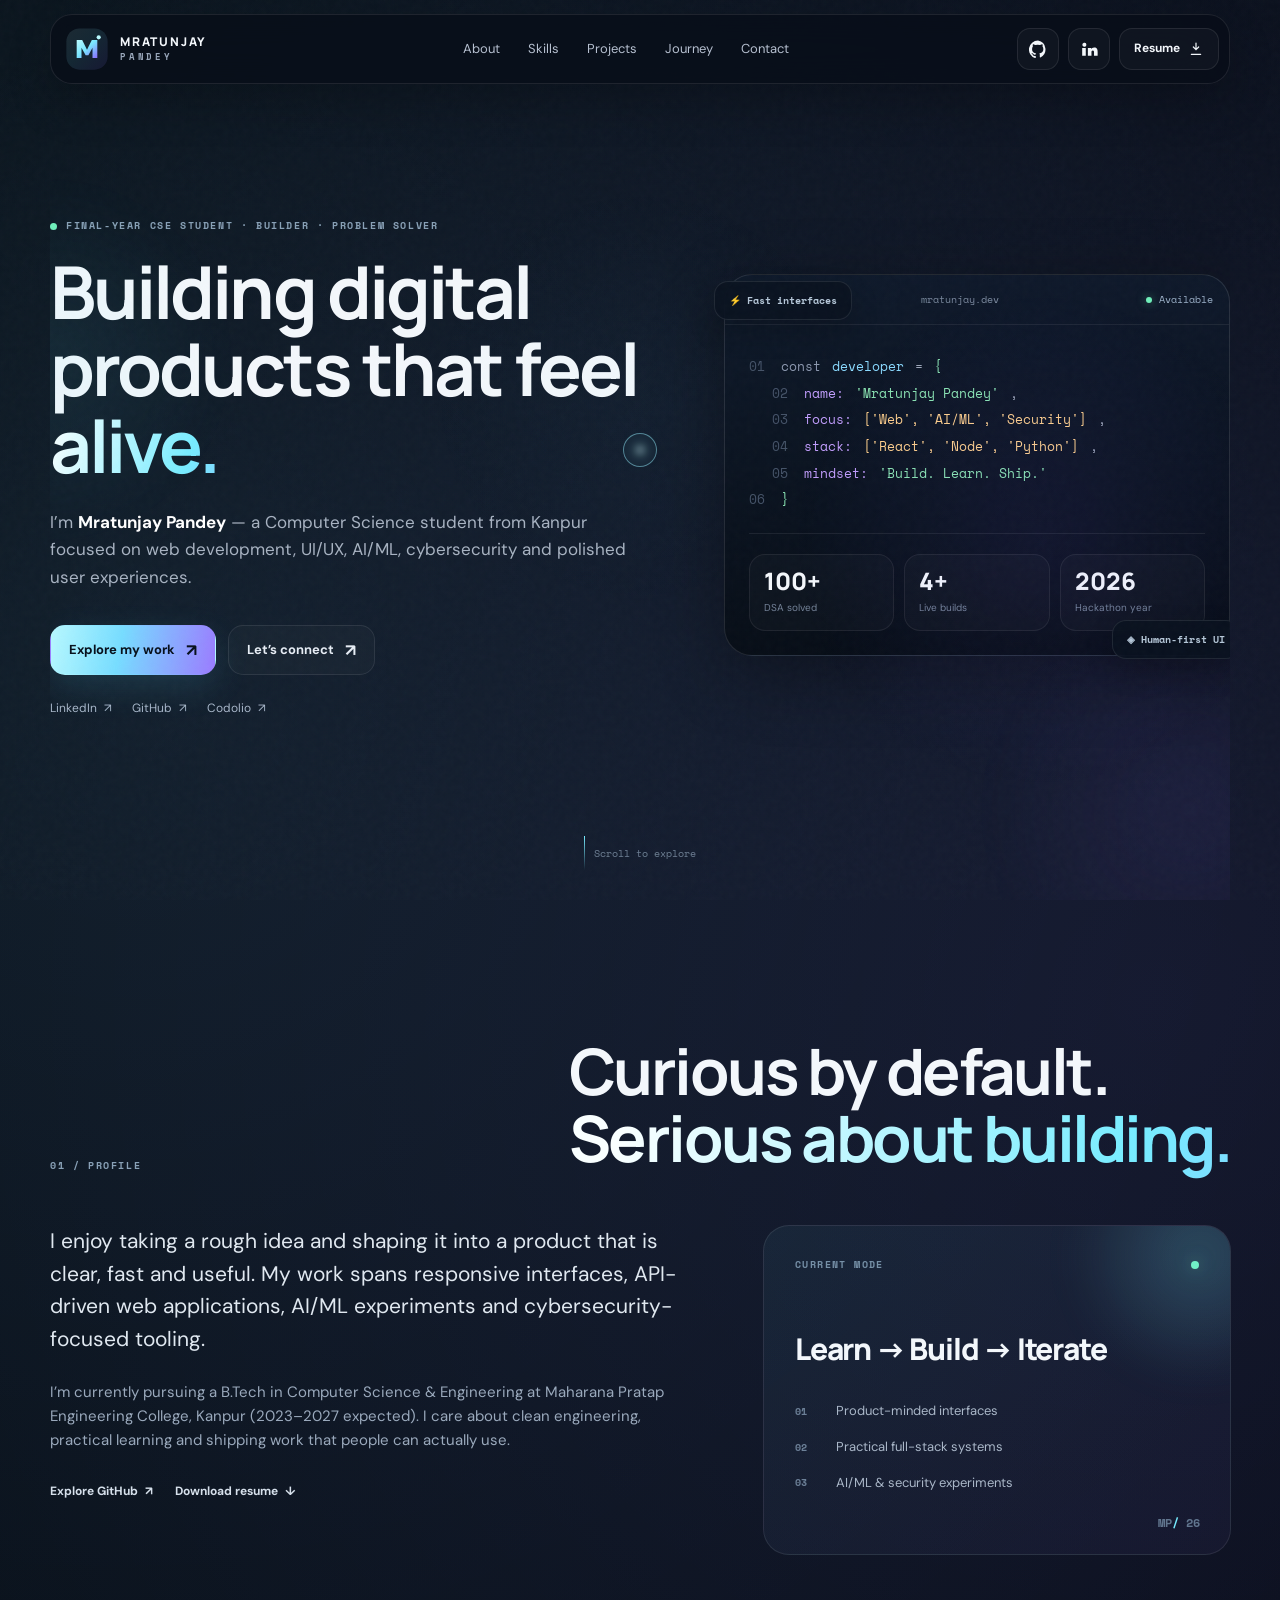
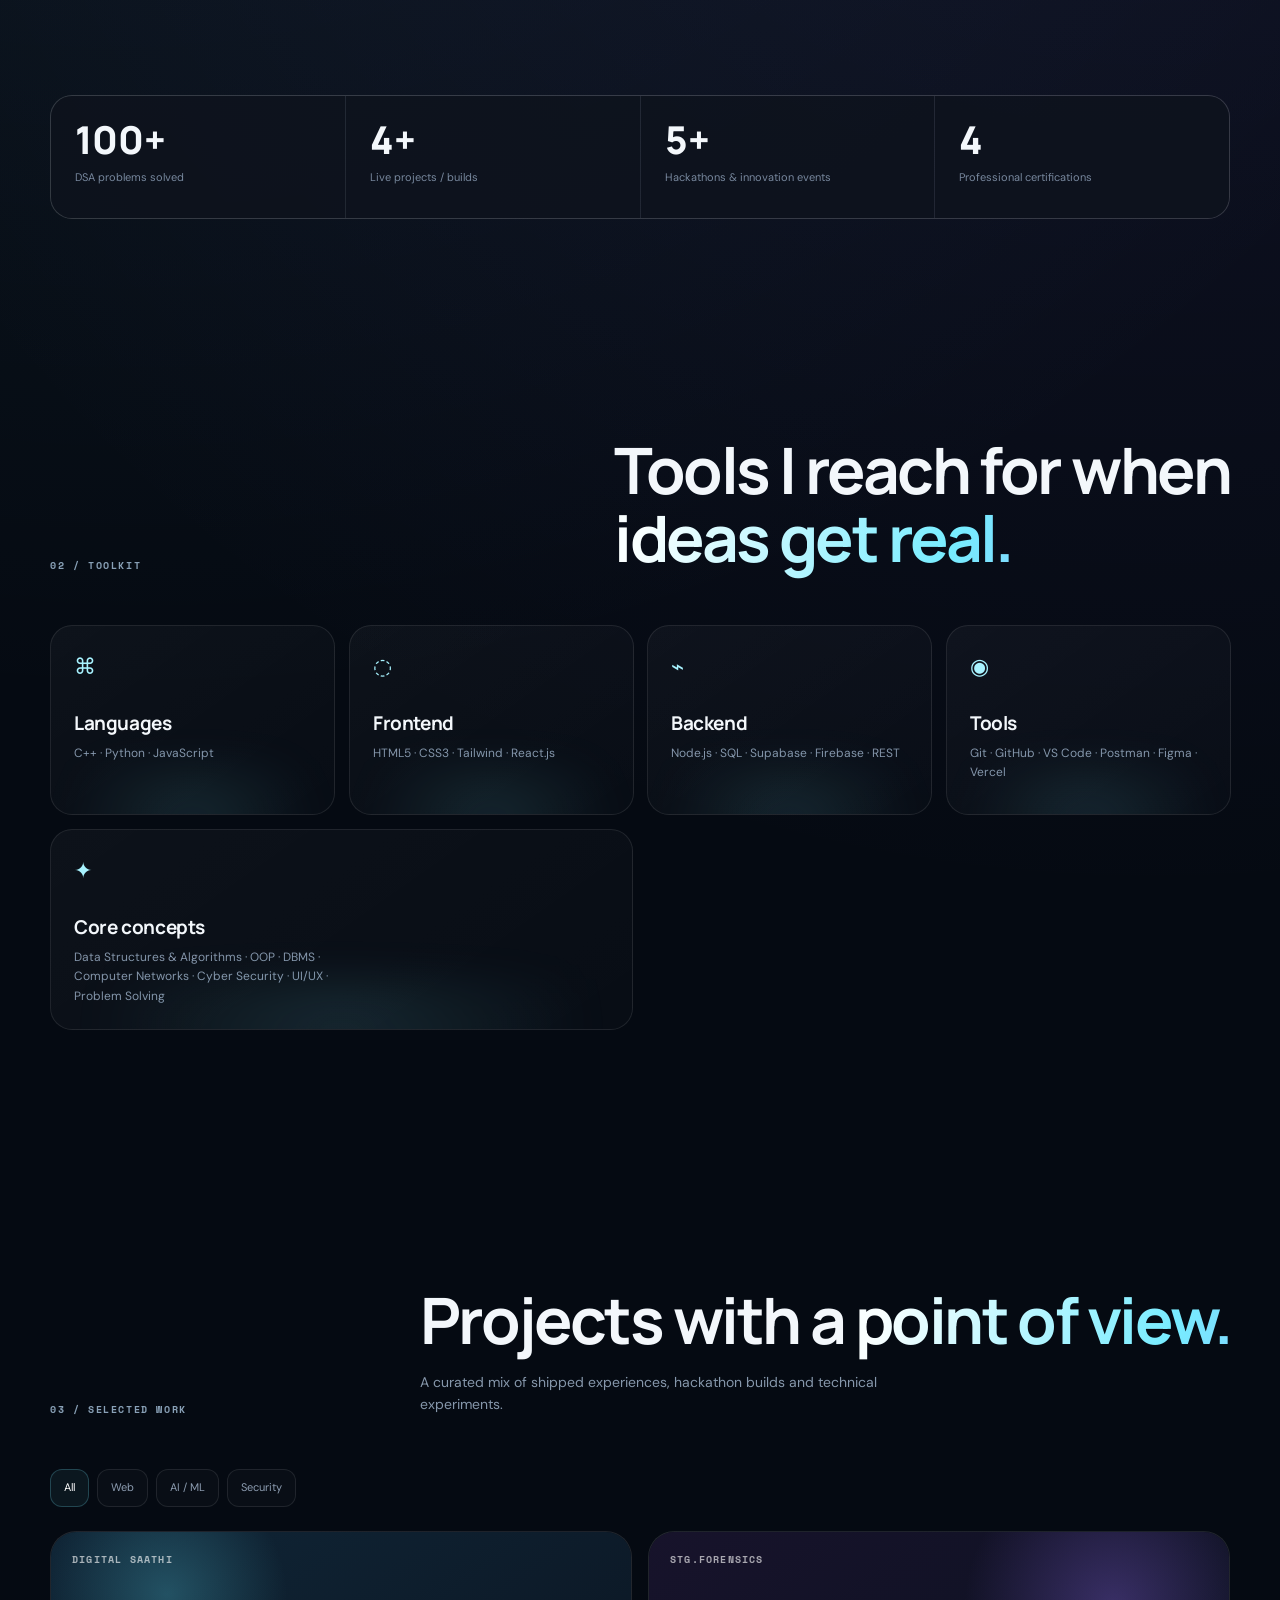
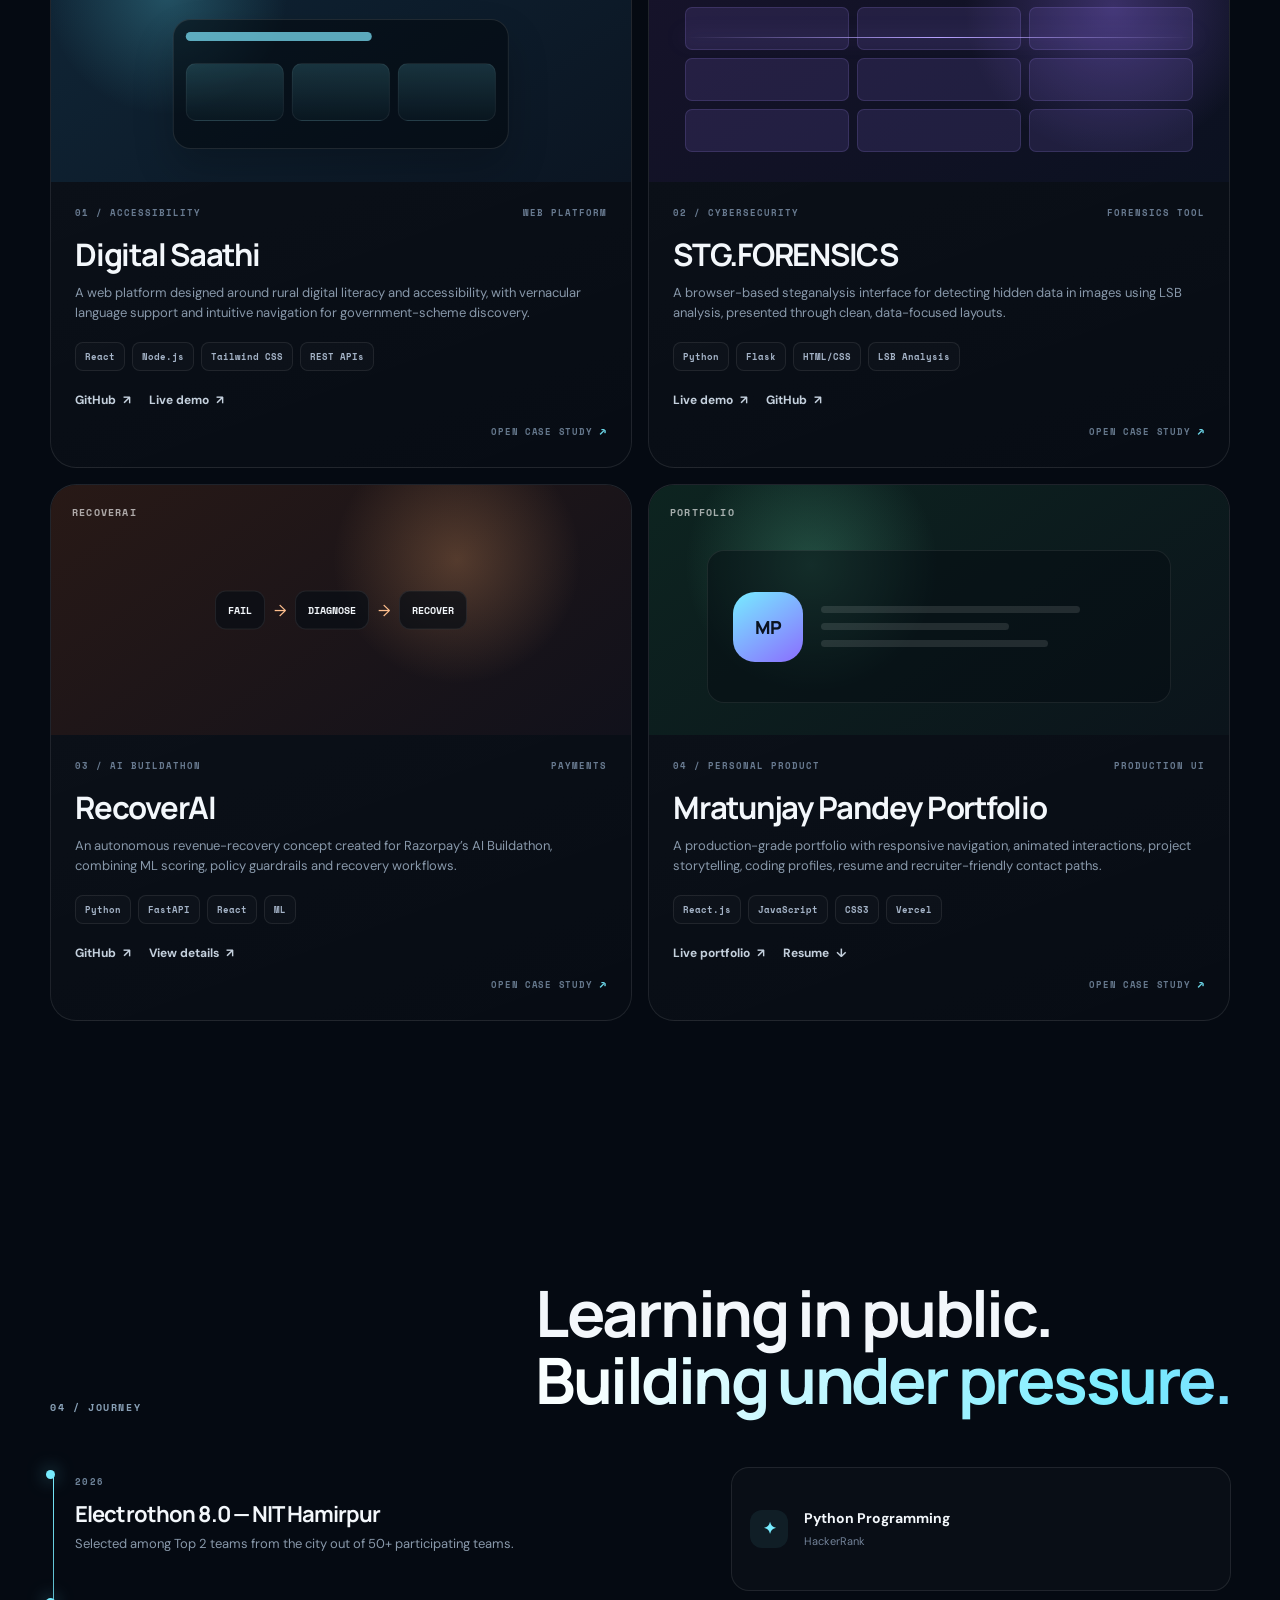
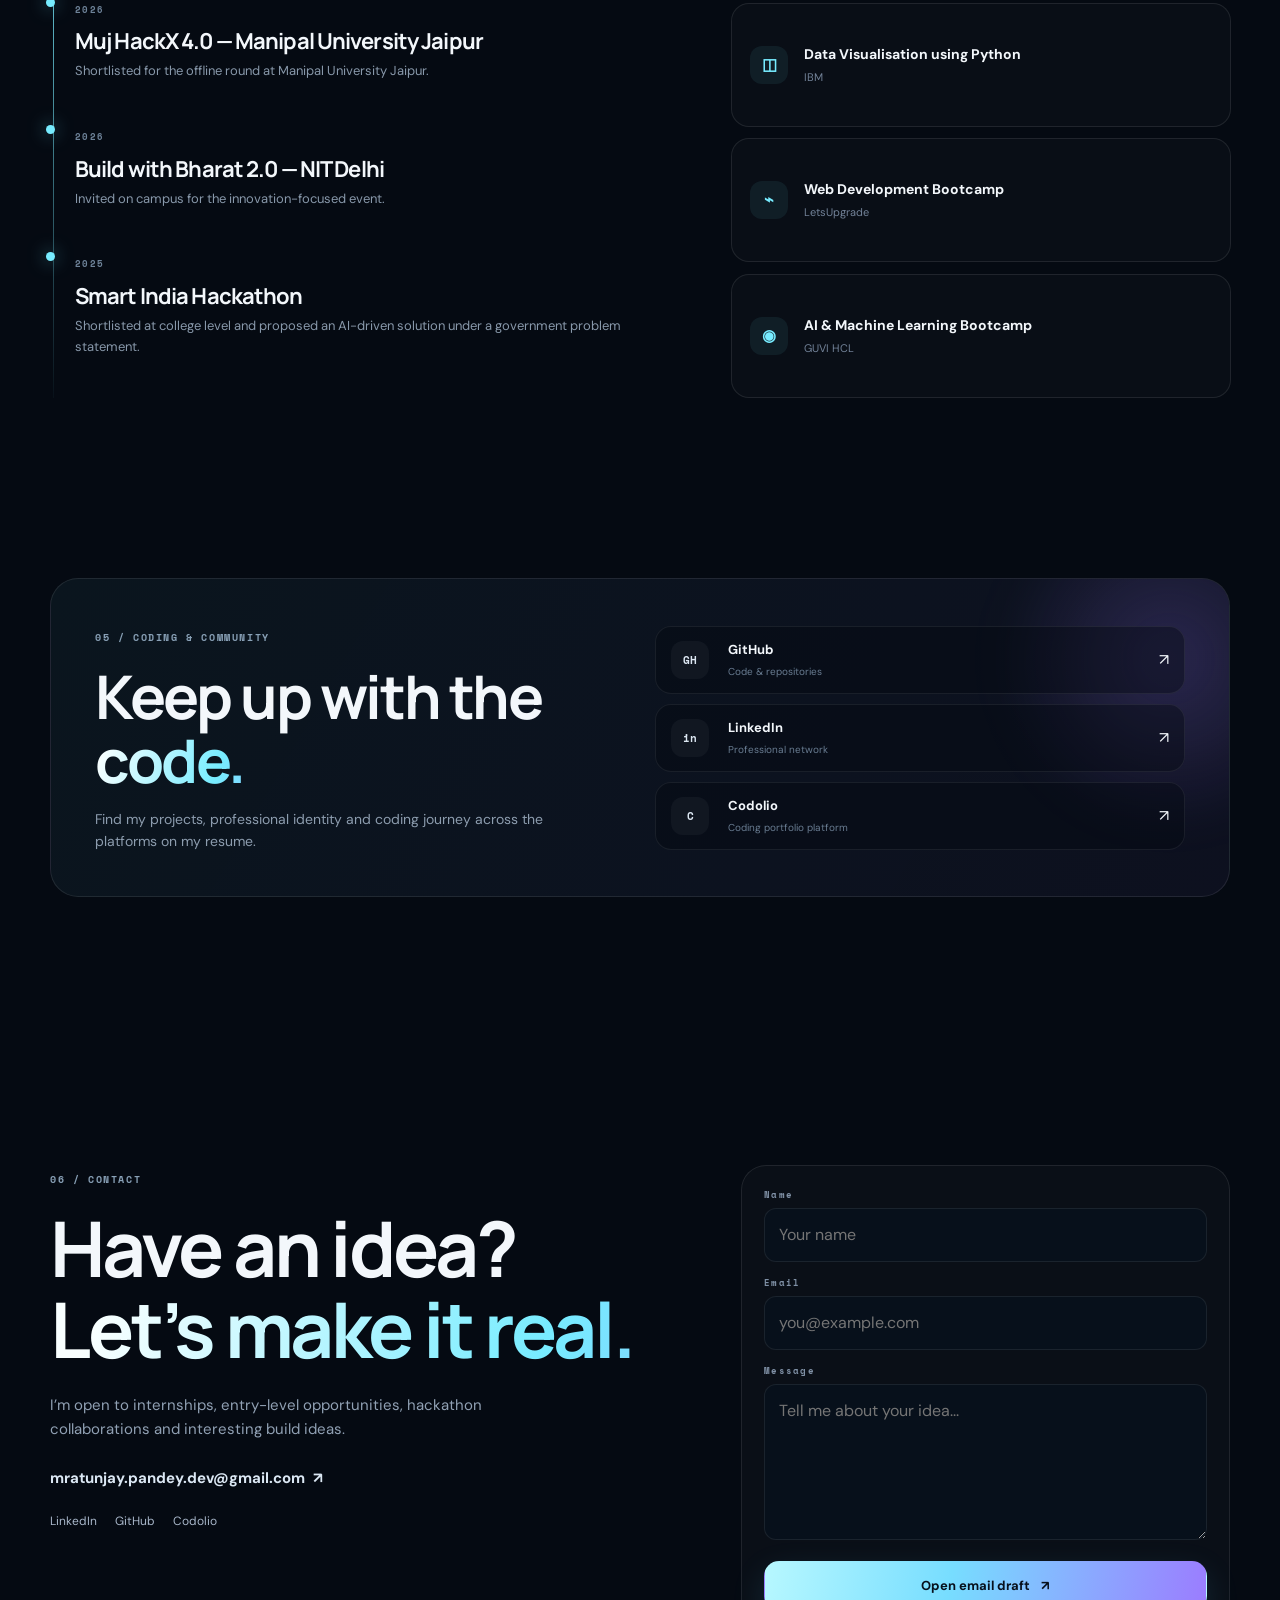
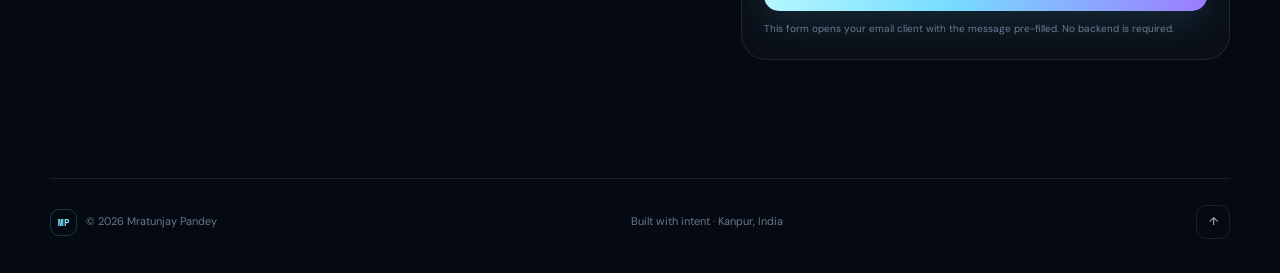
<file: index.html>
<!doctype html>
<html lang="en">
<head>
  <meta charset="utf-8" />
  <meta name="viewport" content="width=device-width, initial-scale=1" />
  <meta name="theme-color" content="#08111f" />
  <meta name="description" content="Mratunjay Pandey — final-year Computer Science student building polished web, AI/ML and cybersecurity-focused products." />
  <meta name="author" content="Mratunjay Pandey" />
  <meta property="og:title" content="Mratunjay Pandey — Computer Science Student & Builder" />
  <meta property="og:description" content="Final-year CSE student crafting modern web products, AI/ML tools and cybersecurity-focused applications." />
  <meta property="og:type" content="website" />
  <title>Mratunjay Pandey — Developer Portfolio</title>
  <link rel="icon" href="data:image/svg+xml,%3Csvg xmlns='http://www.w3.org/2000/svg' viewBox='0 0 64 64'%3E%3Cdefs%3E%3ClinearGradient id='g' x1='0' x2='1' y1='0' y2='1'%3E%3Cstop stop-color='%239cf6ff'/%3E%3Cstop offset='1' stop-color='%237b61ff'/%3E%3C/linearGradient%3E%3C/defs%3E%3Crect width='64' height='64' rx='18' fill='%2308111f'/%3E%3Cpath d='M19 43V20h7l6 12 6-12h7v23h-6V30l-5 10h-4l-5-10v13z' fill='url(%23g)'/%3E%3C/svg%3E" />
  <link rel="preconnect" href="https://fonts.googleapis.com" />
  <link rel="preconnect" href="https://fonts.gstatic.com" crossorigin />
  <link href="https://fonts.googleapis.com/css2?family=DM+Sans:wght@400;500;600;700&family=Manrope:wght@500;600;700;800&family=Space+Mono:wght@400;700&display=swap" rel="stylesheet" />
  <link rel="stylesheet" href="styles.css" />
</head>
<body>
  <div class="noise" aria-hidden="true"></div>
  <div class="cursor-dot" aria-hidden="true"></div>
  <div class="cursor-ring" aria-hidden="true"></div>
  <div class="scroll-progress" aria-hidden="true"></div>

  <header class="site-header" id="top">
    <a class="brand magnetic" href="#home" aria-label="Mratunjay Pandey home">
      <span class="brand-mark" aria-hidden="true">
        <svg viewBox="0 0 64 64" role="img">
          <defs>
            <linearGradient id="logoGrad" x1="0" y1="0" x2="1" y2="1">
              <stop offset="0" stop-color="#b9fbff"/>
              <stop offset="0.48" stop-color="#79e6ff"/>
              <stop offset="1" stop-color="#8a6cff"/>
            </linearGradient>
          </defs>
          <rect x="2" y="2" width="60" height="60" rx="19" fill="url(#logoGrad)" opacity="0.12"/>
          <path d="M17 45V19h8l7 14 7-14h8v26h-7V30l-6 11h-4l-6-11v15z" fill="url(#logoGrad)"/>
          <circle cx="49" cy="15" r="3" fill="#b9fbff"/>
        </svg>
      </span>
      <span class="brand-copy">
        <strong>MRATUNJAY</strong>
        <small>PANDEY</small>
      </span>
    </a>

    <nav class="desktop-nav" aria-label="Primary navigation">
      <a href="#about">About</a>
      <a href="#skills">Skills</a>
      <a href="#projects">Projects</a>
      <a href="#journey">Journey</a>
      <a href="#contact">Contact</a>
    </nav>

    <div class="header-actions">
      <a class="icon-btn magnetic" href="https://github.com/mratunjaypandey" target="_blank" rel="noreferrer" aria-label="GitHub">
        <svg viewBox="0 0 24 24" aria-hidden="true"><path d="M12 .7a12 12 0 0 0-3.8 23.4c.6.1.8-.3.8-.6v-2.2c-3.3.7-4-1.6-4-1.6-.5-1.4-1.3-1.7-1.3-1.7-1.1-.8.1-.8.1-.8 1.1.1 1.7 1.1 1.7 1.1 1 1.7 2.7 1.2 3.3.9.1-.7.4-1.2.7-1.5-2.6-.3-5.4-1.3-5.4-5.8 0-1.3.5-2.3 1.1-3.2-.1-.3-.5-1.5.1-3.1 0 0 .9-.3 3.3 1.2a11.5 11.5 0 0 1 6 0c2.4-1.6 3.3-1.2 3.3-1.2.6 1.6.2 2.8.1 3.1.7.9 1.1 1.9 1.1 3.2 0 4.5-2.8 5.4-5.4 5.8.4.3.7 1 .7 2v3c0 .3.2.7.8.6A12 12 0 0 0 12 .7Z" fill="currentColor"/></svg>
      </a>
      <a class="icon-btn magnetic" href="https://www.linkedin.com/in/mratunjay-pandey/" target="_blank" rel="noreferrer" aria-label="LinkedIn">
        <svg viewBox="0 0 24 24" aria-hidden="true"><path d="M5.3 3.7A2.7 2.7 0 1 1 5.3 9a2.7 2.7 0 0 1 0-5.3ZM2.9 10.7h4.8v10.4H2.9V10.7Zm7.4 0h4.6v1.4h.1c.6-1 1.8-2 3.8-2 4 0 4.7 2.5 4.7 5.8v5.2h-4.8v-4.6c0-1.1 0-2.6-1.6-2.6s-1.8 1.2-1.8 2.5v4.7h-4.8V10.7Z" fill="currentColor"/></svg>
      </a>
      <a class="resume-btn magnetic" href="assets/Mratunjay_Pandey_Resume.pdf" download>
        <span>Resume</span>
        <svg viewBox="0 0 24 24" aria-hidden="true"><path d="M12 3v10m0 0 4-4m-4 4-4-4M5 20h14" fill="none" stroke="currentColor" stroke-width="1.8" stroke-linecap="round" stroke-linejoin="round"/></svg>
      </a>
    </div>

    <button class="mobile-menu magnetic" type="button" aria-label="Open menu" aria-expanded="false">
      <span></span><span></span><span></span>
    </button>
  </header>

  <div class="mobile-panel" aria-hidden="true">
    <a href="#about">About</a>
    <a href="#skills">Skills</a>
    <a href="#projects">Projects</a>
    <a href="#journey">Journey</a>
    <a href="#contact">Contact</a>
    <a class="mobile-resume" href="assets/Mratunjay_Pandey_Resume.pdf" download>Download Resume</a>
  </div>

  <main>
    <section class="hero section" id="home">
      <div class="hero-orb orb-a"></div>
      <div class="hero-orb orb-b"></div>
      <div class="hero-grid"></div>

      <div class="hero-copy reveal">
        <div class="eyebrow"><span class="pulse"></span> FINAL-YEAR CSE STUDENT · BUILDER · PROBLEM SOLVER</div>
        <h1>Building digital products that feel <span class="gradient-text">alive.</span></h1>
        <p class="hero-lead">I’m <strong>Mratunjay Pandey</strong> — a Computer Science student from Kanpur focused on web development, UI/UX, AI/ML, cybersecurity and polished user experiences.</p>
        <div class="hero-ctas">
          <a class="btn btn-primary magnetic" href="#projects"><span>Explore my work</span><span class="arrow">↗</span></a>
          <a class="btn btn-ghost magnetic" href="#contact"><span>Let’s connect</span><span class="arrow">↗</span></a>
        </div>
        <div class="hero-links">
          <a href="https://www.linkedin.com/in/mratunjay-pandey/" target="_blank" rel="noreferrer">LinkedIn <span>↗</span></a>
          <a href="https://github.com/mratunjaypandey" target="_blank" rel="noreferrer">GitHub <span>↗</span></a>
          <a href="https://codolio.com/" target="_blank" rel="noreferrer">Codolio <span>↗</span></a>
        </div>
      </div>

      <div class="hero-visual reveal reveal-delay">
        <div class="hero-window tilt-card">
          <div class="window-bar">
            <div class="window-dots"><span></span><span></span><span></span></div>
            <span class="window-title">mratunjay.dev</span>
            <div class="window-status"><i></i> Available</div>
          </div>
          <div class="terminal-body">
            <div class="code-line"><span class="ln">01</span><span class="code muted">const</span> <span class="code key">developer</span> <span class="code op">=</span> <span class="code str">{</span></div>
            <div class="code-line indent"><span class="ln">02</span><span class="code prop">name:</span> <span class="code str">'Mratunjay Pandey'</span><span class="code comma">,</span></div>
            <div class="code-line indent"><span class="ln">03</span><span class="code prop">focus:</span> <span class="code arr">['Web', 'AI/ML', 'Security']</span><span class="code comma">,</span></div>
            <div class="code-line indent"><span class="ln">04</span><span class="code prop">stack:</span> <span class="code arr">['React', 'Node', 'Python']</span><span class="code comma">,</span></div>
            <div class="code-line indent"><span class="ln">05</span><span class="code prop">mindset:</span> <span class="code str">'Build. Learn. Ship.'</span></div>
            <div class="code-line"><span class="ln">06</span><span class="code str">}</span></div>
            <div class="code-divider"></div>
            <div class="mini-metrics">
              <div><strong data-counter="100" data-suffix="+">0</strong><span>DSA solved</span></div>
              <div><strong data-counter="4" data-suffix="+">0</strong><span>Live builds</span></div>
              <div><strong data-counter="2026" data-suffix="">0</strong><span>Hackathon year</span></div>
            </div>
          </div>
        </div>
        <div class="floating-chip chip-one">⚡ Fast interfaces</div>
        <div class="floating-chip chip-two">◈ Human-first UI</div>
      </div>

      <a class="scroll-cue" href="#about" aria-label="Scroll to about"><span></span> Scroll to explore</a>
    </section>

    <section class="about section" id="about">
      <div class="section-heading reveal">
        <span class="section-kicker">01 / PROFILE</span>
        <h2>Curious by default.<br><span class="gradient-text">Serious about building.</span></h2>
      </div>
      <div class="about-grid">
        <div class="about-copy reveal">
          <p class="large-copy">I enjoy taking a rough idea and shaping it into a product that is clear, fast and useful. My work spans responsive interfaces, API-driven web applications, AI/ML experiments and cybersecurity-focused tooling.</p>
          <p>I’m currently pursuing a B.Tech in Computer Science & Engineering at Maharana Pratap Engineering College, Kanpur (2023–2027 expected). I care about clean engineering, practical learning and shipping work that people can actually use.</p>
          <div class="about-actions">
            <a class="text-link magnetic" href="https://github.com/mratunjaypandey" target="_blank" rel="noreferrer">Explore GitHub <span>↗</span></a>
            <a class="text-link magnetic" href="assets/Mratunjay_Pandey_Resume.pdf" download>Download resume <span>↓</span></a>
          </div>
        </div>
        <div class="about-panel reveal reveal-delay tilt-card">
          <div class="panel-glow"></div>
          <div class="panel-top"><span class="tiny-label">CURRENT MODE</span><span class="status-dot"></span></div>
          <div class="mode-title">Learn → Build → Iterate</div>
          <div class="mode-list">
            <div><span>01</span><p>Product-minded interfaces</p></div>
            <div><span>02</span><p>Practical full-stack systems</p></div>
            <div><span>03</span><p>AI/ML & security experiments</p></div>
          </div>
          <div class="signature">MP<span>/</span> 26</div>
        </div>
      </div>
    </section>

    <section class="stats-strip section" aria-label="Highlights">
      <div class="stats-grid reveal">
        <div class="stat"><strong data-counter="100" data-suffix="+">0</strong><span>DSA problems solved</span></div>
        <div class="stat"><strong data-counter="4" data-suffix="+">0</strong><span>Live projects / builds</span></div>
        <div class="stat"><strong data-counter="5" data-suffix="+">0</strong><span>Hackathons & innovation events</span></div>
        <div class="stat"><strong data-counter="4" data-suffix="">0</strong><span>Professional certifications</span></div>
      </div>
    </section>

    <section class="skills section" id="skills">
      <div class="section-heading reveal">
        <span class="section-kicker">02 / TOOLKIT</span>
        <h2>Tools I reach for when<br><span class="gradient-text">ideas get real.</span></h2>
      </div>
      <div class="skill-collage">
        <div class="skill-card reveal tilt-card"><div class="skill-icon">⌘</div><h3>Languages</h3><p>C++ · Python · JavaScript</p></div>
        <div class="skill-card reveal reveal-delay tilt-card"><div class="skill-icon">◌</div><h3>Frontend</h3><p>HTML5 · CSS3 · Tailwind · React.js</p></div>
        <div class="skill-card reveal tilt-card"><div class="skill-icon">⌁</div><h3>Backend</h3><p>Node.js · SQL · Supabase · Firebase · REST</p></div>
        <div class="skill-card reveal reveal-delay tilt-card"><div class="skill-icon">◉</div><h3>Tools</h3><p>Git · GitHub · VS Code · Postman · Figma · Vercel</p></div>
        <div class="skill-card wide reveal tilt-card"><div class="skill-icon">✦</div><h3>Core concepts</h3><p>Data Structures & Algorithms · OOP · DBMS · Computer Networks · Cyber Security · UI/UX · Problem Solving</p></div>
      </div>
    </section>

    <section class="projects section" id="projects">
      <div class="section-heading projects-head reveal">
        <span class="section-kicker">03 / SELECTED WORK</span>
        <div>
          <h2>Projects with a <span class="gradient-text">point of view.</span></h2>
          <p class="section-sub">A curated mix of shipped experiences, hackathon builds and technical experiments.</p>
        </div>
      </div>

      <div class="project-filters reveal" role="tablist" aria-label="Project filters">
        <button class="filter is-active" type="button" data-filter="all">All</button>
        <button class="filter" type="button" data-filter="web">Web</button>
        <button class="filter" type="button" data-filter="ai">AI / ML</button>
        <button class="filter" type="button" data-filter="security">Security</button>
      </div>

      <div class="project-grid">
        <article class="project-card featured tilt-card reveal" data-tags="web" data-project="digital-saathi" tabindex="0" role="link" aria-label="Open Digital Saathi project details">
          <div class="project-visual visual-blue"><span class="visual-label">DIGITAL SAATHI</span><div class="mock-app"><div class="mock-top"></div><div class="mock-body"><span></span><span></span><span></span></div></div></div>
          <div class="project-body"><div class="project-meta"><span>01 / ACCESSIBILITY</span><span>WEB PLATFORM</span></div><h3>Digital Saathi</h3><p>A web platform designed around rural digital literacy and accessibility, with vernacular language support and intuitive navigation for government-scheme discovery.</p><div class="stack"><span>React</span><span>Node.js</span><span>Tailwind CSS</span><span>REST APIs</span></div><div class="project-actions"><a class="project-link" href="https://github.com/mratunjaypandey" target="_blank" rel="noreferrer">GitHub <span>↗</span></a><a class="project-link" href="https://digital-saathi.vercel.app/" target="_blank" rel="noreferrer">Live demo <span>↗</span></a></div><div class="project-open-hint">Open case study <span>↗</span></div></div>
        </article>

        <article class="project-card tilt-card reveal reveal-delay" data-tags="security" data-project="stg-forensics" tabindex="0" role="link" aria-label="Open STG.FORENSICS project details">
          <div class="project-visual visual-purple"><span class="visual-label">STG.FORENSICS</span><div class="forensic-grid"><i></i><i></i><i></i><i></i><i></i><i></i><i></i><i></i><i></i></div><div class="scan-line"></div></div>
          <div class="project-body"><div class="project-meta"><span>02 / CYBERSECURITY</span><span>FORENSICS TOOL</span></div><h3>STG.FORENSICS</h3><p>A browser-based steganalysis interface for detecting hidden data in images using LSB analysis, presented through clean, data-focused layouts.</p><div class="stack"><span>Python</span><span>Flask</span><span>HTML/CSS</span><span>LSB Analysis</span></div><div class="project-actions"><a class="project-link" href="https://steganalysis.vercel.app/" target="_blank" rel="noreferrer">Live demo <span>↗</span></a><a class="project-link" href="https://github.com/mratunjaypandey" target="_blank" rel="noreferrer">GitHub <span>↗</span></a></div><div class="project-open-hint">Open case study <span>↗</span></div></div>
        </article>

        <article class="project-card tilt-card reveal reveal-delay" data-tags="web ai" data-project="recoverai" tabindex="0" role="link" aria-label="Open RecoverAI project details">
          <div class="project-visual visual-orange"><span class="visual-label">RECOVERAI</span><div class="flow-nodes"><b>FAIL</b><i>→</i><b>DIAGNOSE</b><i>→</i><b>RECOVER</b></div></div>
          <div class="project-body"><div class="project-meta"><span>03 / AI BUILDATHON</span><span>PAYMENTS</span></div><h3>RecoverAI</h3><p>An autonomous revenue-recovery concept created for Razorpay’s AI Buildathon, combining ML scoring, policy guardrails and recovery workflows.</p><div class="stack"><span>Python</span><span>FastAPI</span><span>React</span><span>ML</span></div><div class="project-actions"><a class="project-link" href="https://github.com/mratunjaypandey" target="_blank" rel="noreferrer">GitHub <span>↗</span></a><a class="project-link" href="project-details.html?project=recoverai" target="_blank" rel="noreferrer">View details <span>↗</span></a></div><div class="project-open-hint">Open case study <span>↗</span></div></div>
        </article>

        <article class="project-card featured tilt-card reveal" data-tags="web" data-project="portfolio" tabindex="0" role="link" aria-label="Open portfolio project details">
          <div class="project-visual visual-green"><span class="visual-label">PORTFOLIO</span><div class="portfolio-mini"><div class="mini-avatar"></div><div class="mini-lines"><i></i><i></i><i></i></div></div></div>
          <div class="project-body"><div class="project-meta"><span>04 / PERSONAL PRODUCT</span><span>PRODUCTION UI</span></div><h3>Mratunjay Pandey Portfolio</h3><p>A production-grade portfolio with responsive navigation, animated interactions, project storytelling, coding profiles, resume and recruiter-friendly contact paths.</p><div class="stack"><span>React.js</span><span>JavaScript</span><span>CSS3</span><span>Vercel</span></div><div class="project-actions"><a class="project-link" href="https://mratunjaypandey.rf.gd" target="_blank" rel="noreferrer">Live portfolio <span>↗</span></a><a class="project-link" href="assets/Mratunjay_Pandey_Resume.pdf" download>Resume <span>↓</span></a></div><div class="project-open-hint">Open case study <span>↗</span></div></div>
        </article>
      </div>
    </section>

    <section class="journey section" id="journey">
      <div class="section-heading reveal">
        <span class="section-kicker">04 / JOURNEY</span>
        <h2>Learning in public.<br><span class="gradient-text">Building under pressure.</span></h2>
      </div>
      <div class="journey-grid">
        <div class="timeline reveal">
          <div class="timeline-line"></div>
          <article class="timeline-item"><span class="timeline-dot"></span><span class="timeline-date">2026</span><h3>Electrothon 8.0 — NIT Hamirpur</h3><p>Selected among Top 2 teams from the city out of 50+ participating teams.</p></article>
          <article class="timeline-item"><span class="timeline-dot"></span><span class="timeline-date">2026</span><h3>Muj HackX 4.0 — Manipal University Jaipur</h3><p>Shortlisted for the offline round at Manipal University Jaipur.</p></article>
          <article class="timeline-item"><span class="timeline-dot"></span><span class="timeline-date">2026</span><h3>Build with Bharat 2.0 — NIT Delhi</h3><p>Invited on campus for the innovation-focused event.</p></article>
          <article class="timeline-item"><span class="timeline-dot"></span><span class="timeline-date">2025</span><h3>Smart India Hackathon</h3><p>Shortlisted at college level and proposed an AI-driven solution under a government problem statement.</p></article>
        </div>

        <div class="credentials reveal reveal-delay">
          <div class="credential-card tilt-card"><span class="credential-icon">✦</span><div><strong>Python Programming</strong><span>HackerRank</span></div></div>
          <div class="credential-card tilt-card"><span class="credential-icon">◫</span><div><strong>Data Visualisation using Python</strong><span>IBM</span></div></div>
          <div class="credential-card tilt-card"><span class="credential-icon">⌁</span><div><strong>Web Development Bootcamp</strong><span>LetsUpgrade</span></div></div>
          <div class="credential-card tilt-card"><span class="credential-icon">◉</span><div><strong>AI & Machine Learning Bootcamp</strong><span>GUVI HCL</span></div></div>
        </div>
      </div>
    </section>

    <section class="profiles section">
      <div class="profile-banner reveal">
        <div class="profile-glow"></div>
        <div>
          <span class="section-kicker">05 / CODING & COMMUNITY</span>
          <h2>Keep up with the <span class="gradient-text">code.</span></h2>
          <p>Find my projects, professional identity and coding journey across the platforms on my resume.</p>
        </div>
        <div class="profile-links">
          <a class="profile-link magnetic" href="https://github.com/mratunjaypandey" target="_blank" rel="noreferrer"><span class="pl-icon">GH</span><span><b>GitHub</b><small>Code & repositories</small></span><span>↗</span></a>
          <a class="profile-link magnetic" href="https://www.linkedin.com/in/mratunjay-pandey/" target="_blank" rel="noreferrer"><span class="pl-icon">in</span><span><b>LinkedIn</b><small>Professional network</small></span><span>↗</span></a>
          <a class="profile-link magnetic" href="https://codolio.com/" target="_blank" rel="noreferrer"><span class="pl-icon">C</span><span><b>Codolio</b><small>Coding portfolio platform</small></span><span>↗</span></a>
        </div>
      </div>
    </section>

    <section class="contact section" id="contact">
      <div class="contact-wrap reveal">
        <div class="contact-copy">
          <span class="section-kicker">06 / CONTACT</span>
          <h2>Have an idea?<br><span class="gradient-text">Let’s make it real.</span></h2>
          <p>I’m open to internships, entry-level opportunities, hackathon collaborations and interesting build ideas.</p>
          <a class="email-link magnetic" href="mailto:mratunjay.pandey.dev@gmail.com">mratunjay.pandey.dev@gmail.com <span>↗</span></a>
          <div class="social-row">
            <a href="https://www.linkedin.com/in/mratunjay-pandey/" target="_blank" rel="noreferrer">LinkedIn</a>
            <a href="https://github.com/mratunjaypandey" target="_blank" rel="noreferrer">GitHub</a>
            <a href="https://codolio.com/" target="_blank" rel="noreferrer">Codolio</a>
          </div>
        </div>
        <form class="contact-form" id="contactForm">
          <label><span>Name</span><input required name="name" type="text" placeholder="Your name" autocomplete="name"></label>
          <label><span>Email</span><input required name="email" type="email" placeholder="you@example.com" autocomplete="email"></label>
          <label><span>Message</span><textarea required name="message" rows="5" placeholder="Tell me about your idea..."></textarea></label>
          <button class="btn btn-primary magnetic" type="submit"><span>Open email draft</span><span>↗</span></button>
          <p class="form-note">This form opens your email client with the message pre-filled. No backend is required.</p>
        </form>
      </div>
    </section>
  </main>

  <footer class="site-footer">
    <div><span class="footer-mark">MP</span><span>© <span id="year"></span> Mratunjay Pandey</span></div>
    <span>Built with intent · Kanpur, India</span>
    <a href="#top" class="back-top magnetic" aria-label="Back to top">↑</a>
  </footer>

  <script src="script.js" defer></script>
</body>
</html>
</file>
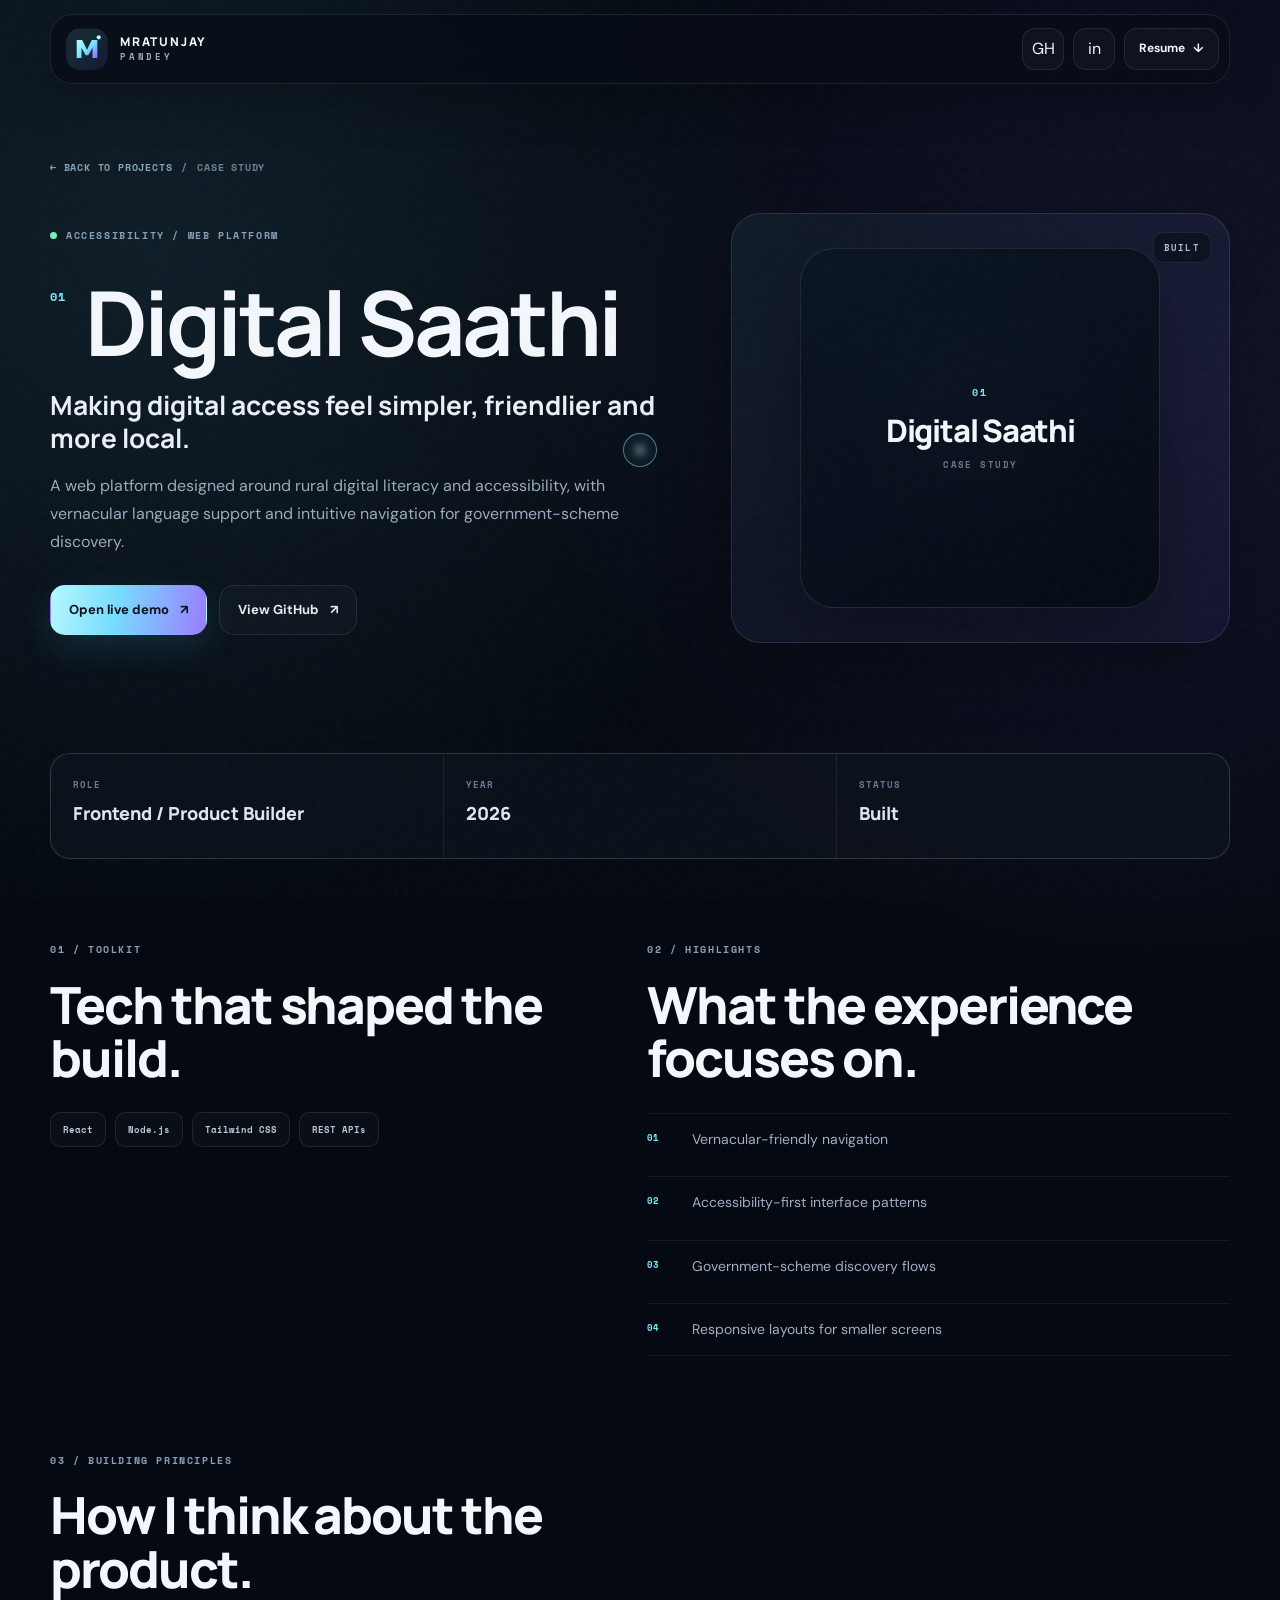
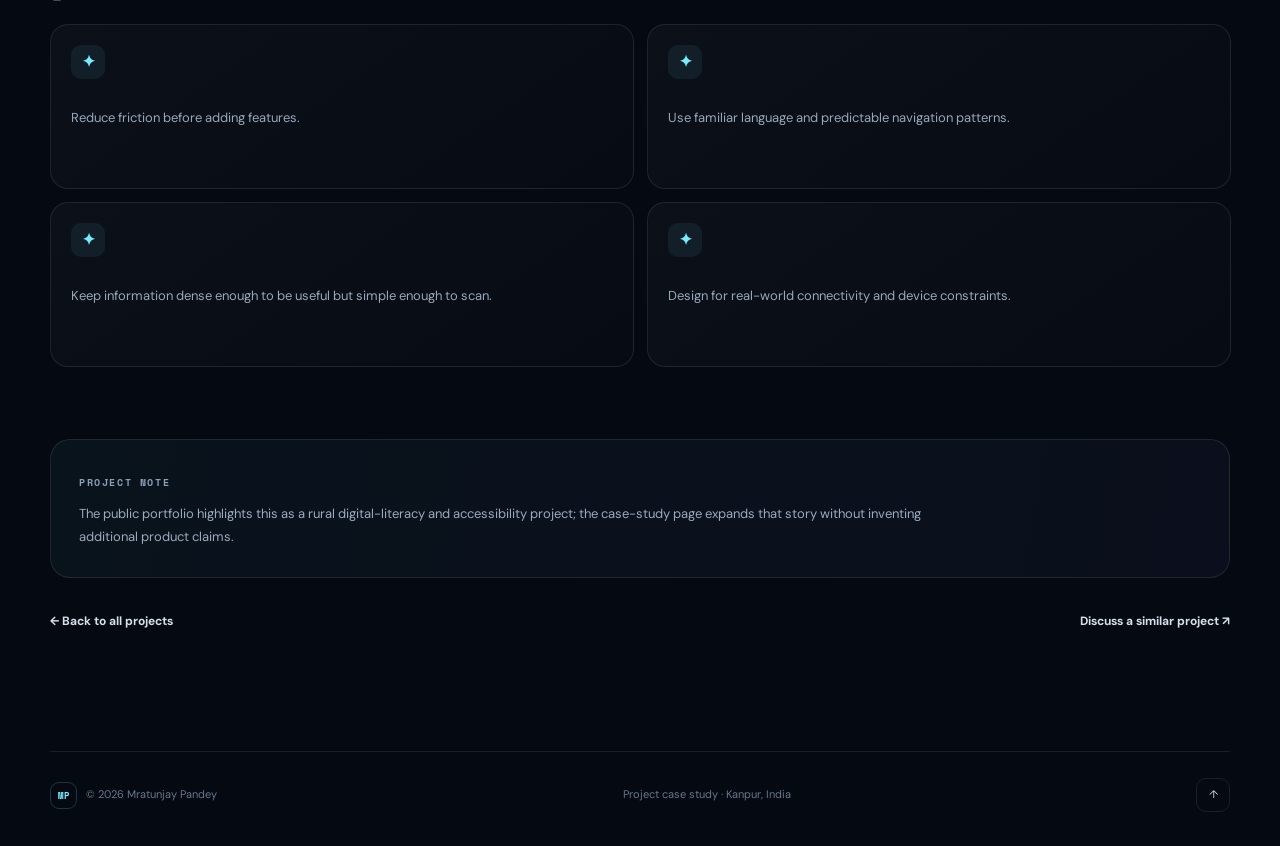
<file: project-details.html>
<!doctype html>
<html lang="en">
<head>
  <meta charset="utf-8" />
  <meta name="viewport" content="width=device-width, initial-scale=1" />
  <meta name="theme-color" content="#08111f" />
  <meta name="description" content="Project case study — Mratunjay Pandey." />
  <meta name="author" content="Mratunjay Pandey" />
  <title>Project Case Study — Mratunjay Pandey</title>
  <link rel="icon" href="data:image/svg+xml,%3Csvg xmlns='http://www.w3.org/2000/svg' viewBox='0 0 64 64'%3E%3Cdefs%3E%3ClinearGradient id='g' x1='0' x2='1' y1='0' y2='1'%3E%3Cstop stop-color='%239cf6ff'/%3E%3Cstop offset='1' stop-color='%237b61ff'/%3E%3C/linearGradient%3E%3C/defs%3E%3Crect width='64' height='64' rx='18' fill='%2308111f'/%3E%3Cpath d='M19 43V20h7l6 12 6-12h7v23h-6V30l-5 10h-4l-5-10v13z' fill='url(%23g)'/%3E%3C/svg%3E" />
  <link rel="preconnect" href="https://fonts.googleapis.com" />
  <link rel="preconnect" href="https://fonts.gstatic.com" crossorigin />
  <link href="https://fonts.googleapis.com/css2?family=DM+Sans:wght@400;500;600;700&family=Manrope:wght@500;600;700;800&family=Space+Mono:wght@400;700&display=swap" rel="stylesheet" />
  <link rel="stylesheet" href="styles.css" />
</head>
<body class="details-page">
  <div class="noise" aria-hidden="true"></div>
  <div class="cursor-dot" aria-hidden="true"></div>
  <div class="cursor-ring" aria-hidden="true"></div>
  <div class="scroll-progress" aria-hidden="true"></div>

  <header class="site-header" id="top">
    <a class="brand magnetic" href="index.html#home" aria-label="Mratunjay Pandey home">
      <span class="brand-mark" aria-hidden="true">
        <svg viewBox="0 0 64 64" role="img">
          <defs><linearGradient id="logoGradDetails" x1="0" y1="0" x2="1" y2="1"><stop offset="0" stop-color="#b9fbff"/><stop offset="0.48" stop-color="#79e6ff"/><stop offset="1" stop-color="#8a6cff"/></linearGradient></defs>
          <rect x="2" y="2" width="60" height="60" rx="19" fill="url(#logoGradDetails)" opacity="0.12"/>
          <path d="M17 45V19h8l7 14 7-14h8v26h-7V30l-6 11h-4l-6-11v15z" fill="url(#logoGradDetails)"/>
          <circle cx="49" cy="15" r="3" fill="#b9fbff"/>
        </svg>
      </span>
      <span class="brand-copy"><strong>MRATUNJAY</strong><small>PANDEY</small></span>
    </a>
    <div class="header-actions">
      <a class="icon-btn magnetic" href="https://github.com/mratunjaypandey" target="_blank" rel="noreferrer" aria-label="GitHub"><span>GH</span></a>
      <a class="icon-btn magnetic" href="https://www.linkedin.com/in/mratunjay-pandey/" target="_blank" rel="noreferrer" aria-label="LinkedIn"><span>in</span></a>
      <a class="resume-btn magnetic" href="assets/Mratunjay_Pandey_Resume.pdf" download><span>Resume</span><span>↓</span></a>
    </div>
  </header>

  <main class="project-details-main">
    <section class="details-hero section">
      <div class="details-breadcrumb reveal"><a href="index.html#projects">← Back to projects</a><span>/</span><span>Case study</span></div>
      <div id="projectHero"></div>
    </section>

    <section class="section details-content" id="detailsContent">
      <div id="projectBody"></div>
    </section>
  </main>

  <footer class="site-footer">
    <div><span class="footer-mark">MP</span><span>© <span id="year"></span> Mratunjay Pandey</span></div>
    <span>Project case study · Kanpur, India</span>
    <a href="#top" class="back-top magnetic" aria-label="Back to top">↑</a>
  </footer>

  <script src="project-details.js" defer></script>
</body>
</html>
</file>
<file: styles.css>
:root{
  --bg:#050a12;--bg-soft:#09111e;--panel:#0b1422;--panel-2:#101a2b;--text:#f3f7fb;--muted:#99a7ba;--line:rgba(255,255,255,.09);
  --cyan:#77ecff;--cyan-2:#2bb8d6;--violet:#9a7cff;--green:#70f0bb;--orange:#ffad6b;--shadow:0 18px 70px rgba(0,0,0,.32);--radius:28px;
}
*{box-sizing:border-box;margin:0;padding:0}html{scroll-behavior:smooth;scroll-padding-top:100px}body{font-family:'DM Sans',sans-serif;background:radial-gradient(circle at 12% 10%,rgba(120,226,255,.09),transparent 27%),radial-gradient(circle at 90% 15%,rgba(139,106,255,.10),transparent 26%),var(--bg);color:var(--text);line-height:1.6;overflow-x:hidden;min-height:100vh}
body:before{content:"";position:fixed;inset:0;pointer-events:none;background:linear-gradient(rgba(255,255,255,.025) 1px,transparent 1px),linear-gradient(90deg,rgba(255,255,255,.02) 1px,transparent 1px);background-size:64px 64px;mask-image:linear-gradient(to bottom,black,transparent 90%);opacity:.3;z-index:-3}
a{color:inherit;text-decoration:none}button,input,textarea{font:inherit}button{border:0}img,svg{display:block}.noise{position:fixed;inset:0;opacity:.032;pointer-events:none;z-index:100;background-image:url("data:image/svg+xml,%3Csvg viewBox='0 0 180 180' xmlns='http://www.w3.org/2000/svg'%3E%3Cfilter id='n'%3E%3CfeTurbulence type='fractalNoise' baseFrequency='.8' numOctaves='4' stitchTiles='stitch'/%3E%3C/filter%3E%3Crect width='100%25' height='100%25' filter='url(%23n)' opacity='.7'/%3E%3C/svg%3E")}
.cursor-dot,.cursor-ring{position:fixed;left:0;top:0;border-radius:50%;pointer-events:none;z-index:2000;transform:translate3d(-50%,-50%,0);will-change:transform}.cursor-dot{width:6px;height:6px;background:#d9fcff;box-shadow:0 0 16px rgba(119,236,255,.9)}.cursor-ring{width:34px;height:34px;border:1px solid rgba(151,238,255,.48);background:rgba(119,236,255,.03);backdrop-filter:blur(4px);transition:width .18s ease,height .18s ease,border-color .18s ease,background .18s ease}.cursor-ring.is-hover{width:58px;height:58px;border-color:rgba(154,124,255,.8);background:rgba(154,124,255,.08)}@media(max-width:900px),(pointer:coarse){.cursor-dot,.cursor-ring{display:none}}
.scroll-progress{position:fixed;top:0;left:0;height:2px;width:0;background:linear-gradient(90deg,var(--cyan),var(--violet));z-index:1800;box-shadow:0 0 18px rgba(119,236,255,.45)}
.site-header{position:fixed;top:14px;left:50%;transform:translateX(-50%);width:min(1180px,calc(100% - 28px));height:70px;display:flex;align-items:center;justify-content:space-between;padding:8px 10px 8px 14px;border:1px solid var(--line);background:rgba(7,13,23,.74);backdrop-filter:blur(22px);border-radius:22px;z-index:1400;box-shadow:0 20px 45px rgba(0,0,0,.20)}.brand{display:flex;align-items:center;gap:11px;min-width:170px}.brand-mark{width:44px;height:44px}.brand-mark svg{width:100%;height:100%}.brand-copy{display:flex;flex-direction:column;line-height:1}.brand-copy strong{font:800 12px/1.1 'Manrope',sans-serif;letter-spacing:.15em}.brand-copy small{font:700 9px/1.2 'Space Mono',monospace;letter-spacing:.31em;color:var(--muted);margin-top:4px}.desktop-nav{display:flex;gap:28px;align-items:center}.desktop-nav a{font-size:13px;color:#b6c0d0;position:relative;transition:color .2s ease}.desktop-nav a:after{content:"";position:absolute;left:0;right:0;bottom:-9px;height:1px;background:linear-gradient(90deg,var(--cyan),var(--violet));transform:scaleX(0);transform-origin:left;transition:transform .2s ease}.desktop-nav a:hover{color:#fff}.desktop-nav a:hover:after{transform:scaleX(1)}.header-actions{display:flex;align-items:center;gap:9px}.icon-btn,.resume-btn{height:42px;border:1px solid var(--line);background:rgba(255,255,255,.03);display:inline-flex;align-items:center;justify-content:center;border-radius:13px;transition:transform .2s ease,border-color .2s ease,background .2s ease}.icon-btn{width:42px}.icon-btn svg{width:18px;height:18px}.icon-btn:hover,.resume-btn:hover{background:rgba(255,255,255,.06);border-color:rgba(151,238,255,.28)}.resume-btn{gap:8px;padding:0 14px;font-size:12px;font-weight:700}.resume-btn svg{width:16px}.mobile-menu{display:none;background:transparent;color:#fff;width:46px;height:46px;border-radius:14px;border:1px solid var(--line)}.mobile-menu span{display:block;width:18px;height:1.5px;background:#fff;margin:4px auto;transition:.25s}.mobile-panel{display:none}.section{position:relative;width:min(1180px,calc(100% - 34px));margin:0 auto;padding:120px 0}.hero{min-height:100svh;padding-top:150px;display:grid;grid-template-columns:1.08fr .92fr;align-items:center;gap:80px;overflow:hidden}.hero-grid{position:absolute;inset:0;opacity:.23;pointer-events:none;background:radial-gradient(circle at 50% 44%,rgba(96,214,245,.10),transparent 28%)}.hero:after{content:"";position:absolute;inset:0;background:radial-gradient(circle at 84% 60%,rgba(120,94,255,.08),transparent 22%);pointer-events:none}.hero-orb{position:absolute;border-radius:50%;filter:blur(22px);pointer-events:none;opacity:.5}.orb-a{width:360px;height:360px;left:-180px;top:180px;background:radial-gradient(circle,rgba(92,229,255,.16),transparent 70%)}.orb-b{width:420px;height:420px;right:-170px;bottom:-120px;background:radial-gradient(circle,rgba(140,111,255,.16),transparent 70%)}.eyebrow,.section-kicker{font:700 10px/1 'Space Mono',monospace;letter-spacing:.16em;color:#89a1b7;text-transform:uppercase}.eyebrow{display:inline-flex;align-items:center;gap:9px;margin-bottom:22px}.pulse{width:7px;height:7px;border-radius:50%;background:var(--green);box-shadow:0 0 0 0 rgba(112,240,187,.6);animation:pulse 2s infinite}@keyframes pulse{0%{box-shadow:0 0 0 0 rgba(112,240,187,.45)}70%{box-shadow:0 0 0 10px rgba(112,240,187,0)}100%{box-shadow:0 0 0 0 rgba(112,240,187,0)}}h1,h2,h3{font-family:'Manrope',sans-serif;line-height:1.05;letter-spacing:-.04em}.hero h1{font-size:clamp(3.15rem,5.7vw,5.55rem);max-width:720px}.gradient-text{background:linear-gradient(110deg,#f9ffff 5%,var(--cyan) 43%,#9f86ff 100%);background-size:200% 100%;-webkit-background-clip:text;background-clip:text;color:transparent;animation:shineText 8s ease-in-out infinite}@keyframes shineText{0%,100%{background-position:0% 50%}50%{background-position:100% 50%}}.hero-lead{max-width:650px;color:#a8b3c2;font-size:17px;margin-top:26px}.hero-lead strong{color:#fff;font-weight:700}.hero-ctas{display:flex;gap:12px;margin-top:34px;flex-wrap:wrap}.btn{min-height:50px;display:inline-flex;align-items:center;justify-content:center;gap:11px;padding:0 18px;border-radius:15px;font-size:13px;font-weight:700;border:1px solid var(--line);transition:transform .18s ease,border-color .18s ease,box-shadow .18s ease}.btn-primary{background:linear-gradient(100deg,#b7f8ff 0%,#77ddff 42%,#9b7cff 100%);color:#07101c;border-color:transparent;box-shadow:0 12px 34px rgba(91,218,255,.13)}.btn-primary:hover{box-shadow:0 18px 44px rgba(91,218,255,.22)}.btn-ghost{background:rgba(255,255,255,.025);color:#e7edf5}.arrow{font-size:17px;line-height:1}.hero-links{display:flex;gap:20px;margin-top:24px;flex-wrap:wrap}.hero-links a,.text-link,.project-link,.social-row a{font-size:12px;color:#a8b6c9;display:inline-flex;gap:7px;align-items:center;transition:color .18s ease}.hero-links a:hover,.text-link:hover,.project-link:hover,.social-row a:hover{color:#fff}.hero-visual{position:relative;min-height:540px;display:flex;align-items:center;justify-content:center}.hero-window{width:min(520px,100%);border:1px solid rgba(255,255,255,.11);background:linear-gradient(180deg,rgba(15,26,43,.92),rgba(7,13,22,.93));border-radius:28px;box-shadow:var(--shadow);overflow:hidden;transform-style:preserve-3d}.window-bar{height:50px;display:flex;align-items:center;justify-content:space-between;padding:0 16px;border-bottom:1px solid rgba(255,255,255,.07);font-size:10px;color:#7d8ba1;font-family:'Space Mono',monospace}.window-dots{display:flex;gap:6px}.window-dots span{width:7px;height:7px;border-radius:50%;background:rgba(255,255,255,.23)}.window-status{display:flex;gap:7px;align-items:center;color:#9cb1c9}.window-status i{width:6px;height:6px;background:var(--green);border-radius:50%;box-shadow:0 0 10px rgba(112,240,187,.5)}.terminal-body{padding:28px 24px 24px}.code-line{display:flex;gap:11px;font:13px/2.05 'Space Mono',monospace;color:#d8e6f2;white-space:nowrap}.ln{color:#455368;width:21px}.indent{padding-left:23px}.code.muted{color:#8e9ab1}.code.key{color:#8bdbff}.code.op,.code.comma{color:#9fa9bb}.code.prop{color:#c39fff}.code.str{color:#8be6b4}.code.arr{color:#ffd18c}.code-divider{height:1px;background:rgba(255,255,255,.08);margin:20px 0}.mini-metrics{display:grid;grid-template-columns:repeat(3,1fr);gap:10px}.mini-metrics div{background:rgba(255,255,255,.025);border:1px solid rgba(255,255,255,.07);border-radius:16px;padding:14px}.mini-metrics strong{display:block;font:800 24px/1 'Manrope',sans-serif}.mini-metrics span{display:block;color:#748398;font-size:10px;margin-top:7px}.floating-chip{position:absolute;z-index:3;padding:11px 14px;border:1px solid rgba(255,255,255,.09);background:rgba(10,18,31,.84);backdrop-filter:blur(12px);border-radius:14px;font:600 10px 'Space Mono',monospace;color:#b6c8d9;box-shadow:0 12px 28px rgba(0,0,0,.18);animation:float 5s ease-in-out infinite}.chip-one{top:16%;left:-2%;animation-delay:-1s}.chip-two{bottom:14%;right:-2%;animation-delay:-2.6s}@keyframes float{0%,100%{transform:translateY(0)}50%{transform:translateY(-12px)}}.scroll-cue{position:absolute;bottom:30px;left:50%;transform:translateX(-50%);display:flex;align-items:center;gap:9px;color:#6f8095;font:10px 'Space Mono',monospace}.scroll-cue span{width:1px;height:34px;background:linear-gradient(var(--cyan),transparent)}
.section-heading{display:flex;justify-content:space-between;align-items:flex-end;gap:40px;margin-bottom:54px}.section-heading h2{font-size:clamp(2.6rem,5vw,4.5rem);margin-top:17px}.about-grid{display:grid;grid-template-columns:1.15fr .85fr;gap:80px;align-items:stretch}.about-copy p{color:#9aa9bc;max-width:700px;font-size:15px}.about-copy .large-copy{color:#e0e8f0;font-size:21px;line-height:1.55;margin-bottom:24px}.about-actions{display:flex;gap:22px;margin-top:30px}.text-link{font-weight:700;color:#d6e0eb}.about-panel{position:relative;padding:31px;border-radius:26px;border:1px solid var(--line);background:linear-gradient(145deg,rgba(119,236,255,.06),rgba(154,124,255,.05));overflow:hidden;min-height:330px}.panel-glow{position:absolute;width:260px;height:260px;right:-100px;top:-100px;background:radial-gradient(circle,rgba(119,236,255,.22),transparent 70%);filter:blur(20px)}.panel-top{display:flex;justify-content:space-between;align-items:center}.tiny-label{font:700 10px 'Space Mono',monospace;letter-spacing:.14em;color:#7690a7}.status-dot{width:8px;height:8px;border-radius:50%;background:var(--green);box-shadow:0 0 18px rgba(112,240,187,.45)}.mode-title{font:800 30px/1.1 'Manrope';max-width:350px;margin-top:60px;letter-spacing:-.04em}.mode-list{margin-top:36px;display:grid;gap:15px}.mode-list div{display:grid;grid-template-columns:30px 1fr;gap:11px;align-items:center}.mode-list span{font:700 10px 'Space Mono';color:#6d8198}.mode-list p{font-size:13px;color:#aab7c8}.signature{position:absolute;right:30px;bottom:23px;font:700 12px 'Space Mono';color:#61758e}.signature span{color:var(--cyan)}.stats-strip{padding-top:20px;padding-bottom:80px}.stats-grid{display:grid;grid-template-columns:repeat(4,1fr);gap:1px;border:1px solid var(--line);border-radius:22px;overflow:hidden;background:var(--line)}.stat{padding:25px 24px;background:rgba(8,14,24,.78);min-height:122px}.stat strong{font:800 clamp(2rem,3vw,3rem)/1 'Manrope';display:block}.stat span{display:block;color:#78889e;font-size:11px;margin-top:9px}.skill-collage{display:grid;grid-template-columns:repeat(4,1fr);gap:14px}.skill-card{min-height:190px;border:1px solid var(--line);background:linear-gradient(145deg,rgba(255,255,255,.035),rgba(255,255,255,.015));border-radius:22px;padding:23px;transition:border-color .2s ease,transform .2s ease;position:relative;overflow:hidden}.skill-card:before{content:"";position:absolute;inset:auto -20% -70px -20%;height:120px;background:radial-gradient(circle,rgba(119,236,255,.11),transparent 62%);filter:blur(20px)}.skill-card:hover{border-color:rgba(119,236,255,.18)}.skill-card.wide{grid-column:span 2}.skill-icon{font-size:22px;color:#a8f3ff;margin-bottom:30px}.skill-card h3{font-size:19px;letter-spacing:-.02em}.skill-card p{color:#8495aa;font-size:12px;margin-top:10px;max-width:280px}.projects-head{align-items:end}.section-sub{max-width:470px;color:#8697ab;font-size:14px;margin-top:17px}.project-filters{display:flex;gap:8px;margin-bottom:24px}.filter{padding:9px 13px;border-radius:12px;border:1px solid var(--line);background:rgba(255,255,255,.02);color:#8d9db1;font-size:11px;cursor:pointer;transition:.18s}.filter:hover,.filter.is-active{color:#fff;border-color:rgba(119,236,255,.22);background:rgba(119,236,255,.06)}.project-grid{display:grid;grid-template-columns:repeat(2,minmax(0,1fr));gap:16px}.project-card{border:1px solid var(--line);background:linear-gradient(160deg,rgba(255,255,255,.035),rgba(255,255,255,.012));border-radius:26px;overflow:hidden;transition:opacity .22s ease,transform .22s ease,border-color .22s ease}.project-card.is-hidden{display:none}.project-card:hover{border-color:rgba(151,238,255,.15)}.project-visual{height:250px;padding:21px;position:relative;overflow:hidden}.visual-label{position:absolute;left:21px;top:20px;font:700 10px 'Space Mono';letter-spacing:.12em;color:rgba(255,255,255,.63)}.visual-blue{background:radial-gradient(circle at 20% 25%,rgba(98,231,255,.24),transparent 24%),linear-gradient(145deg,#102637,#0b1522)}.visual-purple{background:radial-gradient(circle at 80% 30%,rgba(153,115,255,.30),transparent 30%),linear-gradient(145deg,#17132b,#0b1120)}.visual-cyan{background:radial-gradient(circle at 50% 50%,rgba(71,235,227,.20),transparent 28%),linear-gradient(145deg,#0b2931,#09141e)}.visual-orange{background:radial-gradient(circle at 70% 30%,rgba(255,173,107,.25),transparent 28%),linear-gradient(145deg,#281916,#11111b)}.visual-green{background:radial-gradient(circle at 28% 32%,rgba(112,240,187,.22),transparent 28%),linear-gradient(145deg,#0d2420,#0b141b)}.mock-app{width:58%;height:130px;background:rgba(2,8,14,.56);border:1px solid rgba(255,255,255,.10);border-radius:18px;position:absolute;bottom:33px;left:50%;transform:translateX(-50%);box-shadow:0 20px 40px rgba(0,0,0,.20);padding:12px}.mock-top{height:9px;width:60%;background:#7fe9ff;border-radius:10px;opacity:.7}.mock-body{display:grid;grid-template-columns:repeat(3,1fr);gap:8px;margin-top:22px}.mock-body span{height:58px;border-radius:10px;background:linear-gradient(180deg,rgba(119,236,255,.16),rgba(119,236,255,.03));border:1px solid rgba(255,255,255,.06)}.forensic-grid{position:absolute;inset:75px 36px 30px;display:grid;grid-template-columns:repeat(3,1fr);gap:8px}.forensic-grid i{display:block;background:rgba(154,124,255,.13);border:1px solid rgba(171,152,255,.16);border-radius:7px;animation:blink 2.6s ease-in-out infinite}.forensic-grid i:nth-child(2n){animation-delay:.5s}.forensic-grid i:nth-child(3n){animation-delay:1s}@keyframes blink{0%,100%{opacity:.5}50%{opacity:1}}.scan-line{position:absolute;left:33px;right:33px;top:105px;height:1px;background:linear-gradient(90deg,transparent,#b7a1ff,transparent);box-shadow:0 0 18px rgba(154,124,255,.7);animation:scan 3.4s ease-in-out infinite}@keyframes scan{0%,100%{transform:translateY(0)}50%{transform:translateY(92px)}}.tool-orbit{position:absolute;inset:0;display:grid;place-items:center}.tool-orbit:before,.tool-orbit:after{content:"";position:absolute;border:1px solid rgba(112,240,255,.22);border-radius:50%;width:155px;height:155px;animation:spin 12s linear infinite}.tool-orbit:after{width:230px;height:230px;border-color:rgba(154,124,255,.18);animation-direction:reverse;animation-duration:18s}@keyframes spin{to{transform:rotate(360deg)}}.tool-orbit span{position:absolute;font:700 10px 'Space Mono';padding:8px 10px;border:1px solid rgba(255,255,255,.08);border-radius:9px;background:rgba(7,14,23,.78);backdrop-filter:blur(8px)}.tool-orbit span:nth-child(1){transform:translate(-90px,-28px)}.tool-orbit span:nth-child(2){transform:translate(77px,-21px)}.tool-orbit span:nth-child(3){transform:translate(-70px,58px)}.tool-orbit span:nth-child(4){transform:translate(69px,56px)}.flow-nodes{position:absolute;left:28px;right:28px;top:50%;transform:translateY(-50%);display:flex;align-items:center;justify-content:center;gap:9px;flex-wrap:wrap}.flow-nodes b{font:700 10px 'Space Mono';padding:11px 12px;border:1px solid rgba(255,255,255,.08);border-radius:11px;background:rgba(8,13,20,.7)}.flow-nodes i{color:#ffbf8e}.portfolio-mini{position:absolute;inset:65px 58px 32px;border:1px solid rgba(255,255,255,.08);background:rgba(6,11,18,.48);border-radius:17px;display:flex;gap:18px;align-items:center;padding:25px}.mini-avatar{width:70px;height:70px;border-radius:22px;background:linear-gradient(145deg,#77ecff,#8b6dff);position:relative}.mini-avatar:after{content:"MP";position:absolute;inset:0;display:grid;place-items:center;font:800 18px 'Manrope';color:#0b1320}.mini-lines{display:grid;gap:10px;flex:1}.mini-lines i{height:7px;background:rgba(255,255,255,.11);border-radius:20px}.mini-lines i:nth-child(1){width:80%}.mini-lines i:nth-child(2){width:58%}.mini-lines i:nth-child(3){width:70%}.project-body{padding:24px 24px 27px}.project-meta{display:flex;justify-content:space-between;color:#697b91;font:700 9px 'Space Mono';letter-spacing:.11em}.project-body h3{font-size:31px;margin-top:19px}.project-body p{color:#8898aa;font-size:13px;margin-top:12px;max-width:620px}.stack{display:flex;gap:7px;flex-wrap:wrap;margin-top:18px}.stack span{font:700 9px 'Space Mono';color:#a4b3c7;border:1px solid rgba(255,255,255,.08);padding:7px 9px;border-radius:8px;background:rgba(255,255,255,.02)}.project-actions{display:flex;gap:18px;margin-top:20px}.project-link{font-weight:700;color:#c4d0dd}.journey-grid{display:grid;grid-template-columns:1.1fr .9fr;gap:70px}.timeline{position:relative;padding-left:25px}.timeline-line{position:absolute;left:3px;top:7px;bottom:0;width:1px;background:linear-gradient(var(--cyan),rgba(119,236,255,.03))}.timeline-item{position:relative;padding-bottom:40px}.timeline-dot{position:absolute;left:-29px;top:3px;width:9px;height:9px;background:var(--cyan);border-radius:50%;box-shadow:0 0 18px rgba(119,236,255,.6)}.timeline-date{font:700 9px 'Space Mono';color:#6e8399;letter-spacing:.15em}.timeline-item h3{font-size:22px;margin-top:10px}.timeline-item p{color:#8898aa;font-size:13px;max-width:620px;margin-top:8px}.credentials{display:grid;gap:12px}.credential-card{display:flex;gap:16px;align-items:center;padding:18px;border-radius:18px;border:1px solid var(--line);background:rgba(255,255,255,.02)}.credential-icon{width:38px;height:38px;display:grid;place-items:center;border-radius:12px;background:rgba(119,236,255,.07);color:var(--cyan);font-weight:800}.credential-card strong{display:block;font-size:14px}.credential-card span:last-child{display:block;color:#728298;font-size:11px;margin-top:3px}.profiles{padding-top:60px}.profile-banner{position:relative;display:grid;grid-template-columns:1fr 1.05fr;gap:55px;align-items:center;padding:44px;border:1px solid var(--line);background:linear-gradient(120deg,rgba(119,236,255,.05),rgba(154,124,255,.06));border-radius:28px;overflow:hidden}.profile-glow{position:absolute;right:-120px;top:-100px;width:360px;height:360px;background:radial-gradient(circle,rgba(154,124,255,.22),transparent 68%);filter:blur(22px)}.profile-banner h2{font-size:clamp(2.6rem,4.7vw,4.1rem);margin-top:17px}.profile-banner p{color:#8d9daf;font-size:14px;max-width:460px;margin-top:16px}.profile-links{display:grid;gap:10px}.profile-link{display:grid;grid-template-columns:44px 1fr auto;align-items:center;gap:13px;padding:13px 15px;border:1px solid rgba(255,255,255,.07);background:rgba(4,9,16,.4);border-radius:16px;transition:.2s}.profile-link:hover{transform:translateX(5px);border-color:rgba(119,236,255,.16);background:rgba(255,255,255,.035)}.pl-icon{width:38px;height:38px;border-radius:12px;display:grid;place-items:center;background:rgba(255,255,255,.04);font:800 11px 'Space Mono';color:#dce7f2}.profile-link b{display:block;font-size:13px}.profile-link small{display:block;color:#697c91;font-size:10px;margin-top:3px}.contact{padding-bottom:90px}.contact-wrap{display:grid;grid-template-columns:1fr .8fr;gap:80px;padding:28px 0}.contact-copy h2{font-size:clamp(3.2rem,6vw,5rem);margin-top:17px}.contact-copy p{color:#91a1b4;max-width:530px;margin-top:24px;font-size:15px}.email-link{display:inline-flex;gap:8px;align-items:center;margin-top:25px;font-size:15px;font-weight:700;color:#dbe7f3}.social-row{display:flex;gap:18px;margin-top:21px}.contact-form{border:1px solid var(--line);background:rgba(255,255,255,.025);border-radius:25px;padding:22px;display:grid;gap:14px}.contact-form label{display:block}.contact-form label span{display:block;color:#7f90a5;font:700 9px 'Space Mono';letter-spacing:.14em;margin-bottom:7px}.contact-form input,.contact-form textarea{width:100%;padding:13px 14px;background:#07101b;border:1px solid rgba(255,255,255,.08);border-radius:12px;color:#fff;outline:none;resize:vertical}.contact-form input:focus,.contact-form textarea:focus{border-color:rgba(119,236,255,.34);box-shadow:0 0 0 4px rgba(119,236,255,.05)}.form-note{color:#687a90;font-size:10px;margin-top:-4px}.site-footer{width:min(1180px,calc(100% - 34px));margin:0 auto;padding:26px 0 34px;border-top:1px solid var(--line);display:flex;justify-content:space-between;align-items:center;color:#67778c;font-size:11px}.site-footer>div{display:flex;gap:9px;align-items:center}.footer-mark{width:27px;height:27px;display:grid;place-items:center;border:1px solid rgba(119,236,255,.20);border-radius:9px;color:var(--cyan);font:800 9px 'Space Mono'}.back-top{width:34px;height:34px;border:1px solid var(--line);display:grid;place-items:center;border-radius:10px;color:#c1cede}.reveal{opacity:0;transform:translateY(24px);transition:opacity .75s cubic-bezier(.2,.65,.2,1),transform .75s cubic-bezier(.2,.65,.2,1)}.reveal.in{opacity:1;transform:none}.reveal-delay{transition-delay:.09s}.tilt-card{transform-style:preserve-3d;will-change:transform}.magnetic{will-change:transform}.brand,.desktop-nav a,.header-actions a,.mobile-menu,.mobile-panel a,.hero-links a,.btn,.text-link,.filter,.project-link,.profile-link,.email-link,.social-row a,.back-top{cursor:pointer}
@media(max-width:980px){.desktop-nav{display:none}.header-actions .icon-btn{display:none}.hero{grid-template-columns:1fr;gap:25px;padding-top:140px}.hero-visual{min-height:460px}.hero-window{max-width:620px}.hero-copy{max-width:780px}.scroll-cue{display:none}.about-grid,.journey-grid,.contact-wrap,.profile-banner{grid-template-columns:1fr;gap:40px}.skill-collage{grid-template-columns:repeat(2,1fr)}.skill-card.wide{grid-column:span 2}.project-grid{grid-template-columns:1fr}.stats-grid{grid-template-columns:repeat(2,1fr)}.mobile-menu{display:block}.header-actions{margin-left:auto;margin-right:10px}.resume-btn{height:40px}.mobile-panel{position:fixed;top:92px;left:50%;transform:translateX(-50%) scale(.98);opacity:0;pointer-events:none;width:min(1180px,calc(100% - 28px));padding:18px;border:1px solid var(--line);background:rgba(7,13,23,.95);backdrop-filter:blur(24px);border-radius:20px;z-index:1300;display:grid;gap:5px;transition:.22s}.mobile-panel a{padding:13px;border-radius:12px;color:#bac8d7;font-size:13px}.mobile-panel a:hover{background:rgba(255,255,255,.05);color:#fff}.mobile-panel.open{opacity:1;transform:translateX(-50%) scale(1);pointer-events:auto}.mobile-resume{border:1px solid rgba(119,236,255,.17);background:rgba(119,236,255,.05)}}
@media(max-width:620px){.section{padding:88px 0;width:min(100% - 24px,1180px)}.site-header{width:calc(100% - 18px);top:9px;height:64px;border-radius:18px}.brand-mark{width:39px;height:39px}.brand-copy strong{font-size:10px}.brand-copy small{font-size:8px}.resume-btn{padding:0 11px}.hero{padding-top:115px;min-height:auto}.hero h1{font-size:clamp(3rem,14vw,4.4rem)}.hero-lead{font-size:15px}.hero-visual{min-height:390px}.terminal-body{padding:22px 18px}.code-line{font-size:10px;gap:7px}.indent{padding-left:11px}.mini-metrics strong{font-size:19px}.floating-chip{font-size:8px;padding:8px 10px}.chip-one{left:0;top:8%}.chip-two{right:0;bottom:7%}.section-heading{display:block;margin-bottom:34px}.section-heading h2{font-size:2.65rem}.about-copy .large-copy{font-size:18px}.about-actions{flex-wrap:wrap}.stats-grid{grid-template-columns:1fr 1fr}.stat{padding:20px 17px}.stat strong{font-size:2.15rem}.skill-collage{grid-template-columns:1fr}.skill-card,.skill-card.wide{grid-column:span 1}.project-visual{height:220px}.project-body h3{font-size:25px}.project-meta{gap:20px;align-items:flex-start}.profile-banner{padding:28px}.contact-wrap{padding-top:0}.contact-copy h2{font-size:3.2rem}.site-footer{flex-wrap:wrap;gap:14px}.site-footer>span{display:none}.site-footer .back-top{margin-left:auto}}
.project-card{position:relative;cursor:pointer;transition:transform .28s ease,border-color .28s ease,box-shadow .28s ease}
.project-card:hover{border-color:rgba(137,226,255,.25);box-shadow:0 28px 70px rgba(0,0,0,.26)}
.project-card:focus-visible{outline:2px solid var(--cyan);outline-offset:5px}
.project-open-hint{display:flex;align-items:center;justify-content:flex-end;gap:7px;margin-top:13px;font:700 9px 'Space Mono',monospace;letter-spacing:.08em;text-transform:uppercase;color:#70849a;opacity:.9}
.project-open-hint span{color:var(--cyan);font-size:12px}

@media(prefers-reduced-motion:reduce){*,*::before,*::after{animation-duration:.01ms!important;animation-iteration-count:1!important;scroll-behavior:auto!important;transition-duration:.01ms!important}.cursor-dot,.cursor-ring{display:none}.reveal{opacity:1;transform:none}}

/* Project case-study page */
.details-page .site-header{top:14px}
.project-details-main{min-height:100vh}
.details-hero{padding-top:160px;padding-bottom:80px}
.details-breadcrumb{display:flex;gap:9px;align-items:center;color:#6e8196;font:700 10px 'Space Mono',monospace;letter-spacing:.08em;text-transform:uppercase;margin-bottom:38px}
.details-breadcrumb a{color:#8aa2b6}
.details-hero-grid{display:grid;grid-template-columns:1.1fr .9fr;gap:72px;align-items:center}
.details-title-row{display:flex;gap:18px;align-items:flex-start;margin-top:12px}
.details-number{font:800 12px 'Space Mono',monospace;color:var(--cyan);padding-top:13px;letter-spacing:.12em}
.details-title-row h1{font-size:clamp(3.5rem,7vw,6rem);max-width:760px}
.details-strapline{margin-top:20px;font:700 clamp(1.2rem,2.4vw,1.65rem)/1.25 'Manrope',sans-serif;max-width:720px;color:#e9f0f7}
.details-lead{margin-top:17px;max-width:700px;color:#9baabd;font-size:16px;line-height:1.75}
.details-actions{display:flex;gap:12px;flex-wrap:wrap;margin-top:29px}
.details-disabled{min-height:50px;display:inline-flex;align-items:center;padding:0 18px;border-radius:15px;border:1px dashed rgba(255,255,255,.12);color:#73859b;font-size:12px;font-weight:700}
.details-art{position:relative;min-height:430px;border:1px solid rgba(255,255,255,.1);border-radius:30px;overflow:hidden;display:grid;place-items:center;background:linear-gradient(145deg,rgba(119,236,255,.06),rgba(130,96,255,.08));box-shadow:var(--shadow);transform-style:preserve-3d}
.details-art-grid{position:absolute;inset:0;background-image:linear-gradient(rgba(255,255,255,.045) 1px,transparent 1px),linear-gradient(90deg,rgba(255,255,255,.045) 1px,transparent 1px);background-size:38px 38px;opacity:.55;mask-image:radial-gradient(circle at center,#000,transparent 78%)}
.details-art:before{content:"";position:absolute;width:280px;height:280px;border-radius:50%;background:radial-gradient(circle,rgba(119,236,255,.19),transparent 68%);filter:blur(12px);animation:detailsFloat 6s ease-in-out infinite}
.details-art.visual-purple:before{background:radial-gradient(circle,rgba(157,124,255,.22),transparent 68%)}
.details-art.visual-orange:before{background:radial-gradient(circle,rgba(255,159,93,.18),transparent 68%)}
.details-art.visual-green:before{background:radial-gradient(circle,rgba(111,240,187,.18),transparent 68%)}
.details-art-core{position:relative;z-index:2;width:min(74%,360px);aspect-ratio:1/1;border-radius:34px;border:1px solid rgba(255,255,255,.1);background:linear-gradient(145deg,rgba(11,21,34,.92),rgba(6,12,21,.96));display:flex;align-items:center;justify-content:center;flex-direction:column;box-shadow:0 32px 90px rgba(0,0,0,.38);text-align:center;padding:30px}
.details-art-core span{font:800 10px 'Space Mono',monospace;letter-spacing:.2em;color:var(--cyan)}
.details-art-core strong{font:800 31px/1.05 'Manrope',sans-serif;margin-top:14px;letter-spacing:-.04em;max-width:260px}
.details-art-core small{margin-top:12px;font:700 9px 'Space Mono',monospace;letter-spacing:.16em;color:#667a90}
.details-art-tag{position:absolute;right:18px;top:18px;z-index:3;padding:8px 10px;border-radius:10px;border:1px solid rgba(255,255,255,.08);background:rgba(9,17,28,.72);color:#aec0d2;font:700 9px 'Space Mono',monospace;letter-spacing:.12em;text-transform:uppercase}
@keyframes detailsFloat{0%,100%{transform:translateY(0) scale(1)}50%{transform:translateY(-10px) scale(1.03)}}
.details-content{padding-top:30px;padding-bottom:120px}
.details-stats{display:grid;grid-template-columns:repeat(3,1fr);gap:1px;border:1px solid var(--line);border-radius:20px;overflow:hidden;background:var(--line);margin-bottom:76px}
.details-stats div{background:rgba(8,14,24,.82);padding:24px 22px;min-height:104px}
.details-stats span{display:block;color:#687d93;font:700 9px 'Space Mono',monospace;letter-spacing:.12em}
.details-stats strong{display:block;margin-top:10px;font:800 18px 'Manrope',sans-serif;color:#dce7f1}
.details-columns{display:grid;grid-template-columns:.95fr 1.05fr;gap:70px;margin-bottom:90px}
.details-section h2{font:800 clamp(2rem,4vw,3.35rem)/1.05 'Manrope',sans-serif;letter-spacing:-.04em;margin-top:17px;max-width:650px}
.detail-stack{display:flex;gap:9px;flex-wrap:wrap;margin-top:27px}
.detail-stack span{padding:10px 12px;border:1px solid rgba(255,255,255,.09);border-radius:10px;background:rgba(255,255,255,.025);color:#b8c8d8;font:700 9px 'Space Mono',monospace}
.detail-list{display:grid;gap:12px;margin-top:28px}
.detail-list div{display:grid;grid-template-columns:35px 1fr;gap:10px;padding:14px 0;border-top:1px solid rgba(255,255,255,.07)}
.detail-list div:last-child{border-bottom:1px solid rgba(255,255,255,.07)}
.detail-list span{color:var(--cyan);font:700 9px 'Space Mono',monospace;padding-top:3px}
.detail-list p{color:#a0aec0;font-size:14px}
.details-wide{margin-top:20px}
.principles-grid{display:grid;grid-template-columns:repeat(2,1fr);gap:13px;margin-top:28px}
.principle{min-height:165px;padding:20px;border:1px solid var(--line);border-radius:18px;background:linear-gradient(145deg,rgba(255,255,255,.03),rgba(255,255,255,.012));transition:border-color .2s ease,transform .2s ease}
.principle:hover{border-color:rgba(119,236,255,.18)}
.principle span{display:grid;place-items:center;width:34px;height:34px;border-radius:10px;background:rgba(119,236,255,.07);color:var(--cyan);font-weight:800}
.principle p{margin-top:28px;color:#98a7ba;font-size:13px;line-height:1.65}
.details-note{margin-top:72px;padding:28px;border:1px solid var(--line);border-radius:20px;background:linear-gradient(100deg,rgba(119,236,255,.045),rgba(154,124,255,.045))}
.details-note p{color:#9baabd;font-size:13px;line-height:1.75;max-width:900px;margin-top:10px}
.details-footer-cta{display:flex;justify-content:space-between;gap:20px;flex-wrap:wrap;margin-top:34px}

@media(max-width:980px){
  .details-hero{padding-top:140px}
  .details-hero-grid,.details-columns{grid-template-columns:1fr;gap:38px}
  .details-art{min-height:360px}
  .details-columns{margin-bottom:60px}
}
@media(max-width:620px){
  .details-hero{padding-top:120px;padding-bottom:55px}
  .details-title-row{gap:10px}
  .details-title-row h1{font-size:clamp(2.8rem,14vw,4.2rem)}
  .details-strapline{font-size:1.08rem}
  .details-lead{font-size:14px}
  .details-art{min-height:300px;border-radius:23px}
  .details-art-core{width:74%;border-radius:25px}
  .details-art-core strong{font-size:25px}
  .details-stats{grid-template-columns:1fr}
  .details-stats div{min-height:auto}
  .principles-grid{grid-template-columns:1fr}
  .details-content{padding-bottom:80px}
}
</file>
